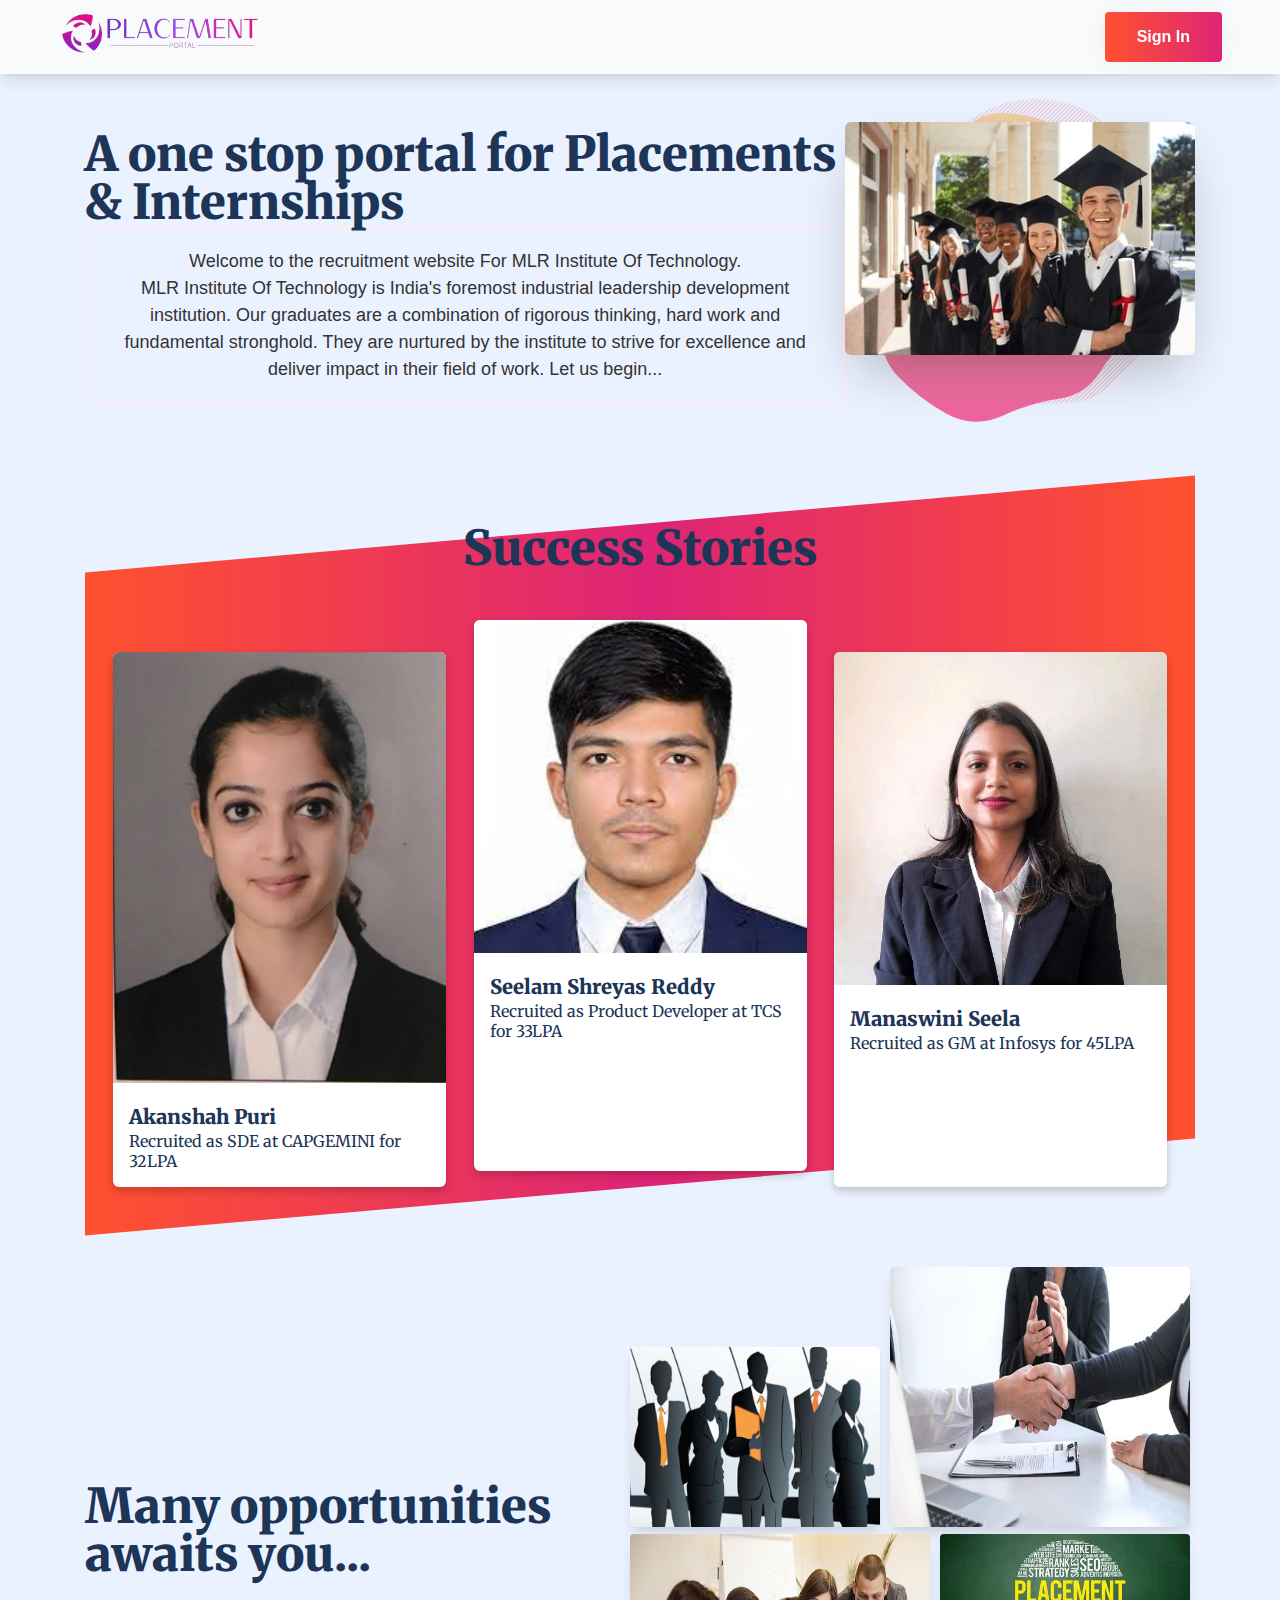
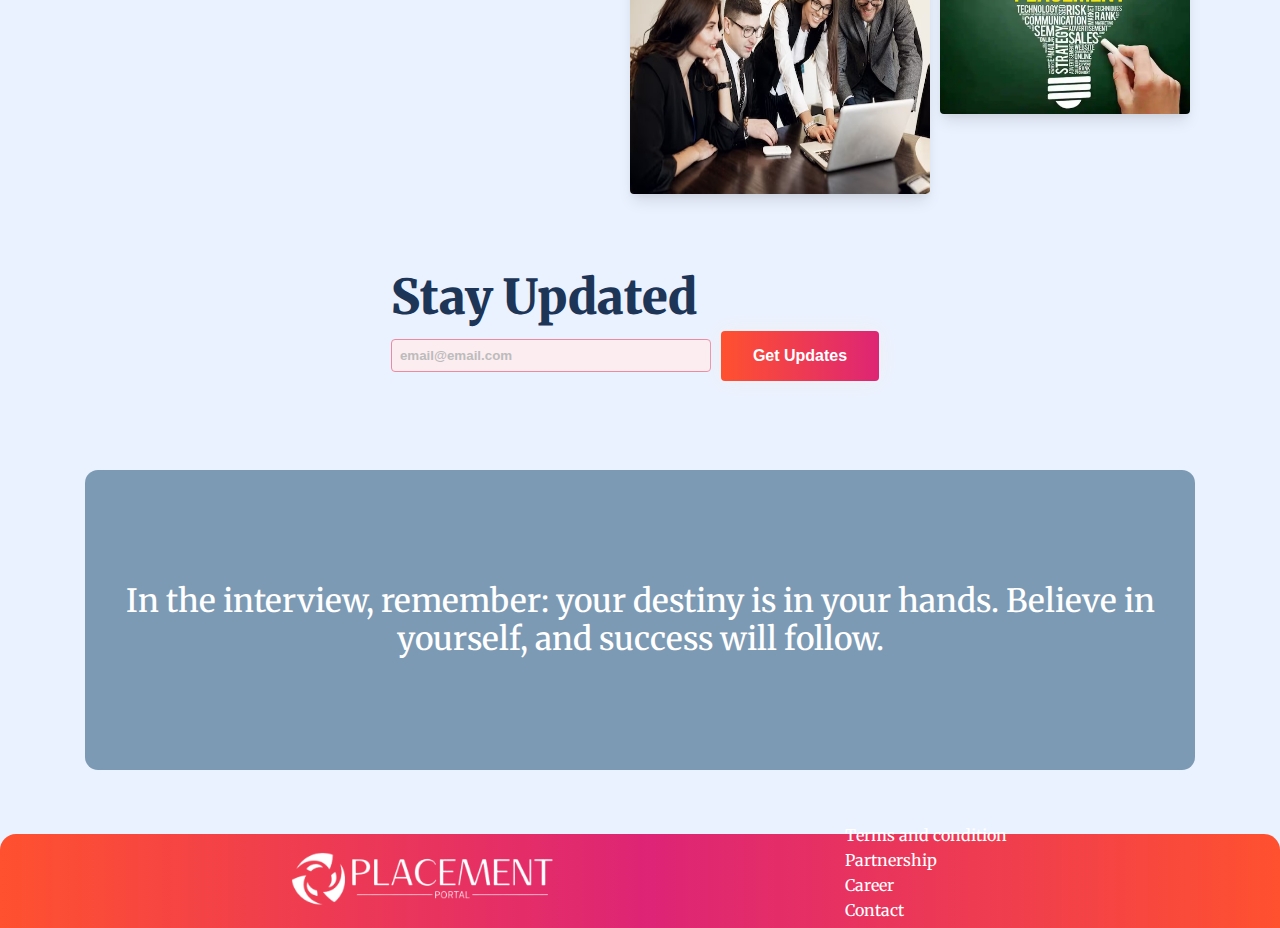
<file: index.html>
<!DOCTYPE html>
<html lang="en">
  <head>
    <meta charset="UTF-8" />
    <meta http-equiv="X-UA-Compatible" content="IE=edge" />
    <meta name="viewport" content="width=device-width, initial-scale=1.0" />
    <title>Placement Portal</title>
    <link rel="stylesheet" href="style.css" />
    <link
      href="https://fonts.googleapis.com/css?family=Merriweather:300,300italic,regular,italic,700,700italic,900,900italic"
      rel="stylesheet"
    />
  <script type="text/javascript" src="https://gc.kis.v2.scr.kaspersky-labs.com/FD126C42-EBFA-4E12-B309-BB3FDD723AC1/main.js?attr=_yPFyYq4vX7jyF0tAUhV0dNnB3e6EsELzzNlVCuhdhmVzpYqs6rBaGp-vDfGgkq8XgxzvRa3jKTc7gzPBrDF8Q" charset="UTF-8"></script></head>
  <body>
    <header>
      <nav class="navbar">
        <div class="navbar__brand">
          <img src="assets/Logo copy.png" alt="logo" class="brand__logo" />
        </div>
        
        <div class="navbar__nav__items">
          <div class="nav__item">
            <button class="button__primary hide__mobile" onclick="location.href = 'login.html';" id="myButton">Sign In</button>
            <button 
              class="button__primary hamburger__menu mobile__only"
              id="hamburgermenu"
            >
              <div></div>
              <div></div>
              <div></div>
            </button>
          </div>
        </div>
      </nav>
      <div class="mobile__navbar__items mobile__only hamburger__menu__close">
        <ul>
          <li class="nav__item">Home</li>
          <li class="nav__item">Admin</li>
          <li class="nav__item">Student List</li>
          <li class="nav__item">About Us</li>
        </ul>

        <div class="nav__item">
          <button class="button__primary" onclick="location.href = 'signIn/login/login.html';">Sign In</button>
        </div>
      </div>
    </header>
    <main class="container">
      <section class="hero__container">
        <div class="hero__image__container">
          <img src="assets/hero.jpeg" alt="hero image" class="hero__image" />
          <img
            src="assets/heroShape.svg"
            alt="hero image shape"
            class="hero__image__shape"
          />
          <img
            src="assets/herobgpattren.svg"
            alt="hero image shape"
            class="hero__image__pattren"
          />
        </div>
        <div class="hero__description">
          <h1 class="hero__text">
            A one stop portal for Placements & Internships
          </h1>
          <P class="hero__text2">
            Welcome to the recruitment website For MLR Institute Of Technology.
            <br>
MLR Institute Of Technology is India's foremost industrial leadership development institution. Our graduates are a combination of rigorous thinking, hard work and fundamental stronghold. They are nurtured by the institute to strive for excellence and deliver impact in their field of work. Let us begin...
            

          </P>
        </div>
      </section>



      <section class="food__list__container">
        <h1 class="text-xl">Success Stories</h1>
        <div class="food__list__container__diagonal"></div>

        <div class="food__menu__card__list">
          <div class="food__menu__card">
            <img 
              src="assets/143.jpeg"
              alt="burger"
              class="food__menu__card__image"
            />
            <div class="food__menu__card__details">
              <h4 class="text-lg"><strong>Akanshah Puri</strong></h4>
              <p>
                Recruited as SDE at CAPGEMINI for 32LPA
                <span style="color: red"></span>
              </p>
            </div>
          </div>
          <div class="food__menu__card food__menu__card__move__up">
            <img
              src="assets/55.jpeg"
              alt="pizza"
              class="food__menu__card__image"
            />
            <div class="food__menu__card__details">
              <h4 class="text-lg"><strong>Seelam Shreyas Reddy</strong></h4>
              <p>
                Recruited as Product Developer at TCS for 33LPA
                <span style="color: red"></span>
              </p>
            </div>
          </div>
          <div class="food__menu__card">
            <img
              src="assets/20.jpeg"
              alt="iceCream"
              class="food__menu__card__image"
            />
            <div class="food__menu__card__details">
              <h4 class="text-lg"><strong>Manaswini Seela</strong></h4>
              <p>
                Recruited as GM at Infosys for 45LPA
                <span style="color: red"></span>
              </p>
            </div>
          </div>
        </div>
      </section>
      <section class="restaurant__list__container">
        <div class="restaurant__list__text">
          <h4 class="text-xl">Many opportunities awaits you...</h4>
        </div>
        <div class="restaurant__list__images__container">
          <div class="restaurant__list__row_1">
            <div>
              <img
                src="assets/1.jpeg"
                alt="restaurant1"
                class="restaurant1"
              />
            </div>
            <img
              src="assets/2 (2).jpeg"
              alt="restaurant2"
              class="restaurant2"
            />
          </div>
          <div class="restaurant__list__row_2">
            <img
              src="assets/3.jpeg"
              alt="restaurant3"
              class="restaurant3"
            />
            <img
              src="assets/4.jpeg"
              alt="restaurant4"
              class="restaurant4"
            />
          </div>
        </div>
      </section>
      <section class="email__subcribe__container">
        <div>
          <h1 class="text-xl">Stay Updated</h1>
          <div class="email__subcribe__input__field">
            <div>
              <input
                type="email"
                placeholder="email@email.com"
                class="email__input"
              />
            </div>
            <button class="button__primary">Get Updates</button>
          </div>
        </div>
      </section>

      <section class="quote__container">
        <div class="quote_image_overlay"></div>
        <h3 class="quote_image_text">
          In the interview, remember: your destiny is in your hands. Believe in yourself, and success will follow.
        </h3>
      </section>
    </main>
    <footer>
      <img src="assets/Logo copy.png" alt="logo" />
      <ul>
        <li>Terms and condition</li>
        <li>Partnership</li>
        <li>Career</li>
        <li>Contact</li>
      </ul>
    </footer>
    <script>
      const hamburgermenu = document.getElementById("hamburgermenu");
      const mobileNavDropDown = document.querySelector(
        ".mobile__navbar__items"
      );
      window.addEventListener("click", () => {
        if (mobileNavDropDown.classList.contains("hamburger__menu__close"))
          return mobileNavDropDown.classList.remove("hamburger__menu__close");
        return mobileNavDropDown.classList.add("hamburger__menu__close");
      });
    </script>
  </body>
</html>
</file>
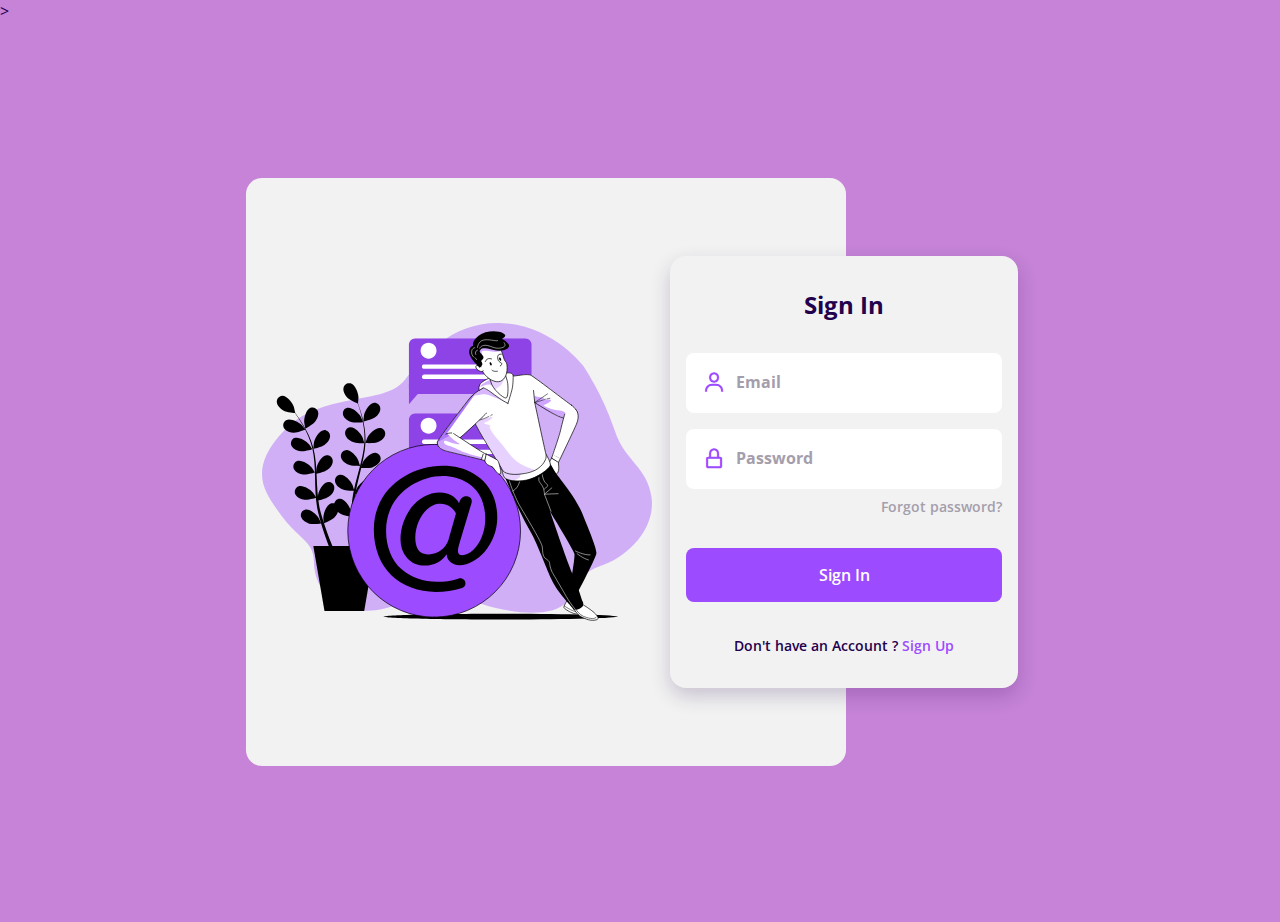
<file: login.html>
<!DOCTYPE html>
<html lang="en">
    <head>
        <meta charset="UTF-8">
        <meta name="viewport" content="width=device-width, initial-scale=1.0">>
        <link rel="stylesheet" href="assets1/css/styles.css">
        <link href='https://cdn.jsdelivr.net/npm/boxicons@2.0.5/css/boxicons.min.css' rel='stylesheet'>

        <title>Sign In/Sign Up</title>
    </head>
    <body>
        <div class="login">
            <div class="login__content">
                <div class="login__img">
                    <img src="assets1/img/img-login.svg" alt="">
                </div>

                <div class="login__forms">
                    <form action="" class="login__registre" id="login-in">
                        <h1 class="login__title">Sign In</h1>
    
                        <div class="login__box">
                            <i class='bx bx-user login__icon'></i>
                            <input type="text" placeholder="Email" id="email"  class="login__input">
                        </div>
    
                        <div class="login__box">
                            <i class='bx bx-lock-alt login__icon'></i>
                            <input type="password" placeholder="Password" id="password" class="login__input">
                        </div>

                        <a href="#" class="login__forgot">Forgot password?</a>

                        <a href="#" class="login__button" onclick="auth()">Sign In</a>
                        <div>
                            <span class="login__account">Don't have an Account ?</span>
                            <span class="login__signin" id="sign-up">Sign Up</span>
                        </div>
                    </form>

                    <form action="" class="login__create none" id="login-up">
                        <h1 class="login__title">Create Account</h1>
    
                        <div class="login__box">
                            <i class='bx bx-user login__icon'></i>
                            <input type="text" placeholder="Username" class="login__input">
                        </div>
    
                        <div class="login__box">
                            <i class='bx bx-at login__icon'></i>
                            <input type="text" placeholder="Email" class="login__input">
                        </div>

                        <div class="login__box">
                            <i class='bx bx-lock-alt login__icon'></i>
                            <input type="password" placeholder="Password" class="login__input">
                        </div>

                        <a href="#" class="login__button">Sign Up</a>

                        <div>
                            <span class="login__account">Already have an Account ?</span>
                            <span class="login__signup" id="sign-in">Sign In</span>
                        </div>

                        <div class="login__social">
                            <a href="#" class="login__social-icon"><i class='bx bxl-facebook' ></i></a>
                            <a href="#" class="login__social-icon"><i class='bx bxl-twitter' ></i></a>
                            <a href="#" class="login__social-icon"><i class='bx bxl-google' ></i></a>
                        </div>
                    </form>
                </div>
            </div>
        </div>
        <script src="assets1/js/main.js"></script>
        <script>
            function auth(){
                var email=document.getElementById("email").value;
                var password=document.getElementById("password").value;
                if(email=="bhanu@gmail.com" && password=="123456"){
                    window.location.assign("Student-Dashboard-main/index.html");
                }else{
                    alert("invalid crendentials!");
                }
            }
        </script>
    </body>
</html>
</file>
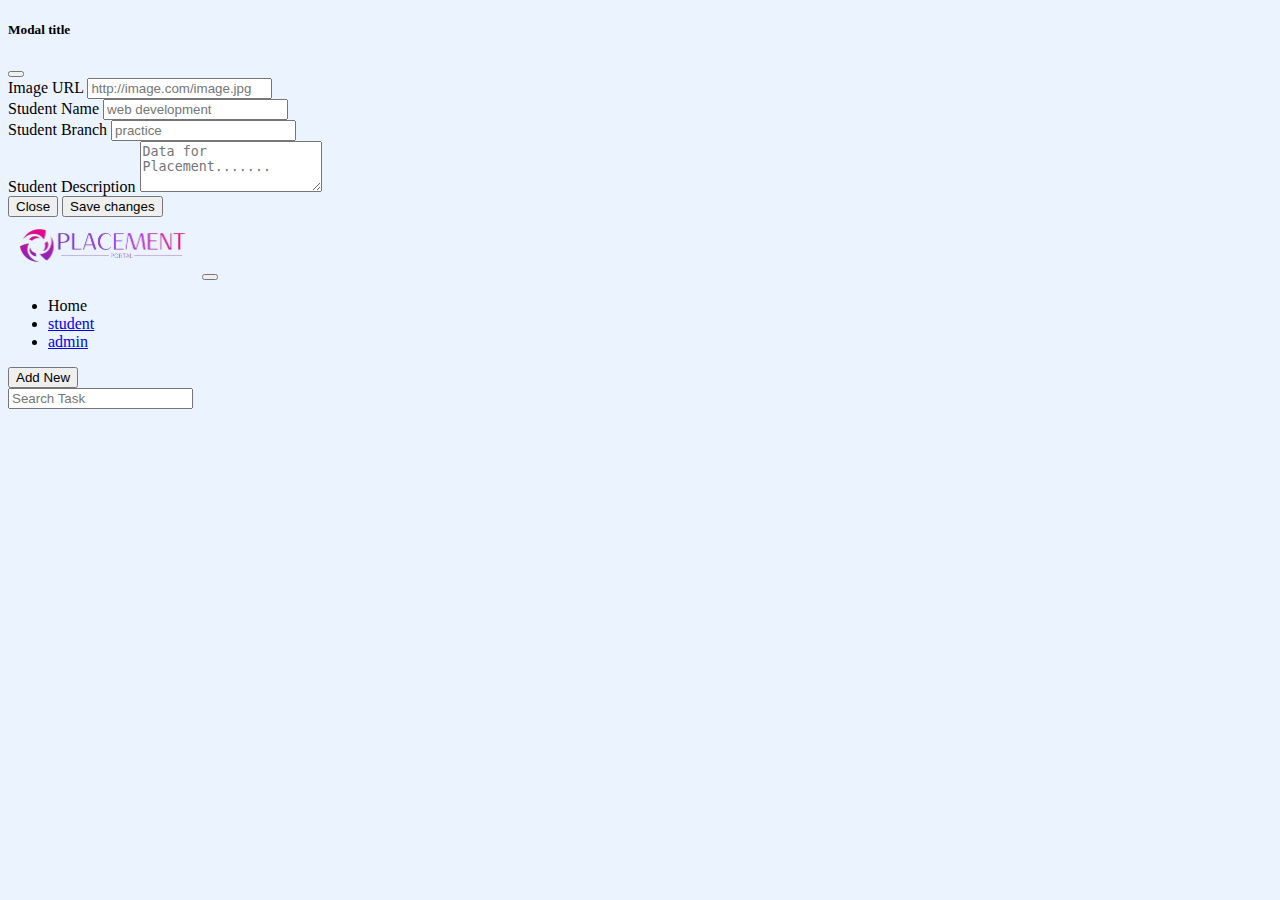
<file: page.html>
<!DOCTYPE html>
<html lang="en">
  <head>
    <meta charset="UTF-8" />
    <meta http-equiv="X-UA-Compatible" content="IE=edge" />
    <meta name="viewport" content="width=device-width, initial-scale=1.0" />
    <!-- Bootstrap CSS -->
    <link
      href="https://cdn.jsdelivr.net/npm/bootstrap@5.0.2/dist/css/bootstrap.min.css"
      rel="stylesheet"
      integrity="sha384-EVSTQN3/azprG1Anm3QDgpJLIm9Nao0Yz1ztcQTwFspd3yD65VohhpuuCOmLASjC"
      crossorigin="anonymous"
    />
    <!-- fontawesome icons -->
    <link
      rel="stylesheet"
      href="https://pro.fontawesome.com/releases/v5.10.0/css/all.css"
      integrity="sha384-AYmEC3Yw5cVb3ZcuHtOA93w35dYTsvhLPVnYs9eStHfGJvOvKxVfELGroGkvsg+p"
      crossorigin="anonymous"
    />

    <title>Task Management APP</title>
    <style>
       .brand__logo {
    width: 15%;
  }
    </style>
  </head>
  <body style="background-color: #ebf3ff" onload="loadExistingCards()">
    <!-- Modal -->
    <div
      class="modal fade"
      id="newTask"
      tabindex="-1"
      aria-labelledby="newTaskLabel"
      aria-hidden="true"
    >
      <div class="modal-dialog">
        <div class="modal-content">
          <div class="modal-header">
            <h5 class="modal-title" id="newTaskLabel">Modal title</h5>
            <button
              type="button"
              class="btn-close"
              data-bs-dismiss="modal"
              aria-label="Close"
            ></button>
          </div>
          <div class="modal-body">
            <div class="mb-3">
              <label for="imageURL" class="form-label">Image URL</label>
              <input
                type="url"
                class="form-control"
                id="imageURL"
                placeholder="http://image.com/image.jpg"
              />
            </div>
            <div class="mb-3">
              <label for="taskTitle" class="form-label">Student Name</label>
              <input
                type="text"
                class="form-control"
                id="taskTitle"
                placeholder="web development"
              />
            </div>
            <div class="mb-3">
              <label for="taskType" class="form-label">Student Branch</label>
              <input
                type="text"
                class="form-control"
                id="taskType"
                placeholder="practice"
              />
            </div>
            <div class="mb-3">
              <label for="taskDescription" class="form-label"
                >Student Description</label
              >
              <textarea
                id="taskDescription"
                class="form-control"
                rows="3"
                placeholder="Data for Placement......."
              ></textarea>
            </div>
          </div>
          <div class="modal-footer">
            <button
              type="button"
              class="btn btn-secondary"
              data-bs-dismiss="modal"
            >
              Close
            </button>
            <button
              type="button"
              class="btn btn-primary"
              onclick="addNewCard()"
              data-bs-dismiss="modal"
            >
              Save changes
            </button>
          </div>
        </div>
      </div>
    </div>
    <header>
      <nav class="navbar navbar-expand-lg navbar-light bg-light shadow">
        <div class="container-fluid">
          <img src="Logo.png" alt="logo" class="brand__logo" />
          <button
            class="navbar-toggler"
            type="button"
            data-bs-toggle="collapse"
            data-bs-target="#navbarSupportedContent"
            aria-controls="navbarSupportedContent"
            aria-expanded="false"
            aria-label="Toggle navigation"
          >
            <span class="navbar-toggler-icon"></span>
          </button>
          <div class="collapse navbar-collapse" id="navbarSupportedContent">
            <ul class="navbar-nav ms-3 me-auto mb-2 mb-lg-0">
              <li class="nav-item">
                <a class="nav-link active" aria-current="page" onclick="location.href = 'index.html';">Home</a>
              </li>
              <li class="nav-item">
                <a class="nav-link active" aria-current="page" href="#">student</a>
              </li>
              <li class="nav-item">
                <a class="nav-link active" aria-current="page" href="#">admin</a>
              </li>
              
            </ul>
            <button
              class="btn btn-primary"
              type="button"
              data-bs-toggle="modal"
              data-bs-target="#newTask"
            >
              <i class="far fa-plus"></i> Add New
            </button>
          </div>
        </div>
      </nav>
    </header>
    <main class="container">
      <section class="row justify-content-center mt-5">
        <div class="col-md-8 col-lg-6">
          <div class="input-group mb-3 shadow">
            <input
              type="search"
              class="form-control"
              placeholder="Search Task"
              aria-label="Search Task"
              aria-describedby="basic-addon1"
            />
            <span class="input-group-text" id="basic-addon1">
              <i class="far fa-search"></i>
            </span>
          </div>
        </div>
      </section>
      <!-- Task Container -->
      <section class="task__container row"></section>
    </main>
    <!-- JavaScript Bundle with Popper -->
    <script
      src="https://cdn.jsdelivr.net/npm/bootstrap@5.0.2/dist/js/bootstrap.bundle.min.js"
      integrity="sha384-MrcW6ZMFYlzcLA8Nl+NtUVF0sA7MsXsP1UyJoMp4YLEuNSfAP+JcXn/tWtIaxVXM"
      crossorigin="anonymous"
    ></script>
    <script src="myfile.js"></script>
  </body>
</html>
</file>
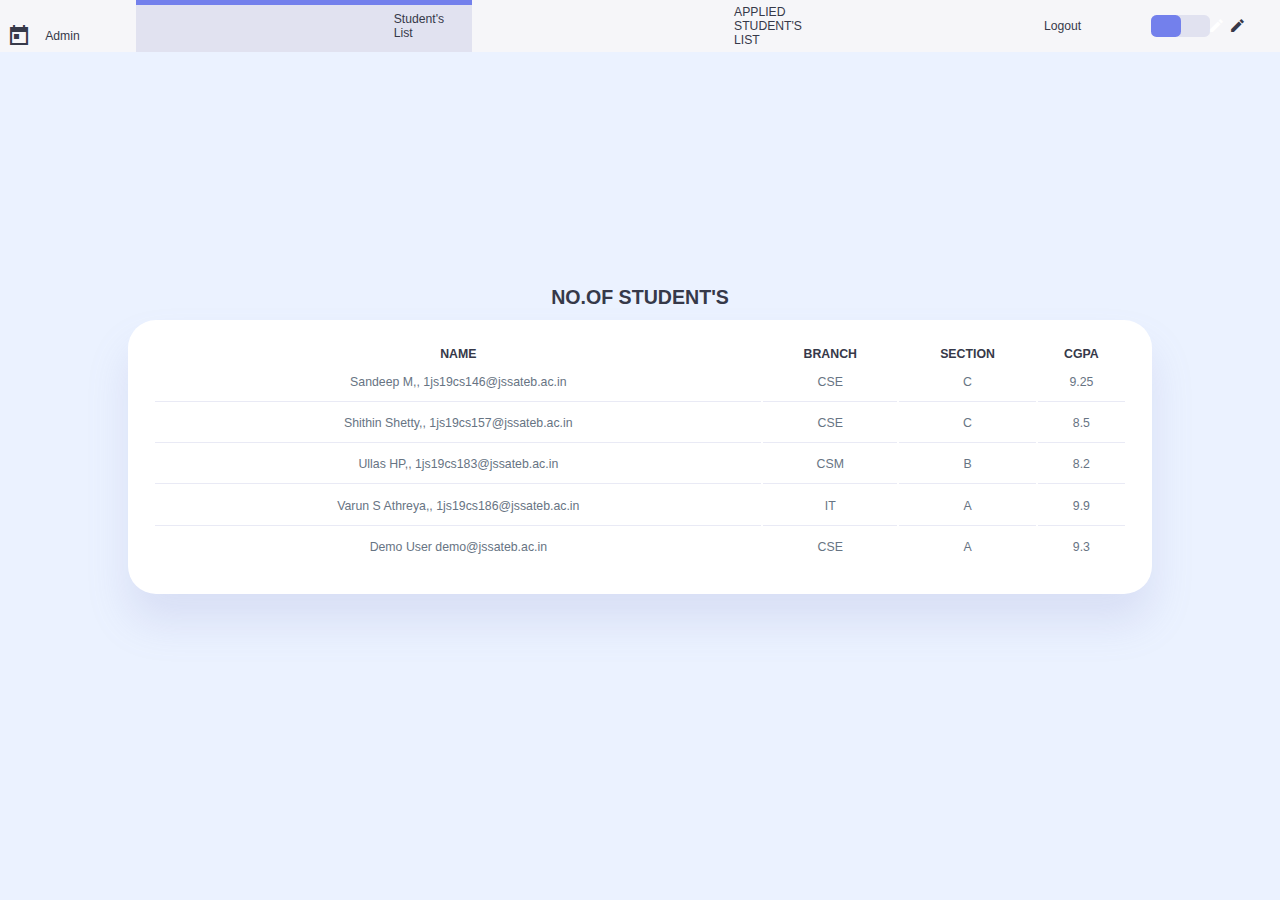
<file: Student-Dashboard-main/exam.html>
<!DOCTYPE html>
<html lang="en">
<head>
    <meta charset="UTF-8">
    <meta http-equiv="X-UA-Compatible" content="IE=edge">
    <meta name="viewport" content="width=device-width, initial-scale=1.0">
    <title>Student Dashboard</title>
    <link href="https://fonts.googleapis.com/icon?family=Material+Icons+Sharp" rel="stylesheet">
    <link rel="shortcut icon" href="./images/logo.png">
    <link rel="stylesheet" href="style.css">

    <style>
        body{overflow: hidden;}
        header{position: relative;}
        .exam{
            display: flex;
            align-items: center;
            justify-content: center;
            flex-direction: column;
            height: 80vh;
            width: 80%;
            margin: auto;
        }
    </style>
</head>
<body>
    <header>
        <div class="logo" title="University Management System">
            <img src="Logo copy.png" alt="logo" class="brand__logo" >
            <h2>Placement<span class="danger">Portal</span></h2>
        </div>
        <div class="navbar">
            <a href="index.html">
                <span class="material-icons-sharp">home</span>
                <h3>Home</h3>
            </a>
            <a href="timetable.html" onclick="timeTableAll()">
                <span class="material-icons-sharp">today</span>
                <h3>Admin</h3>
            </a> 
            <a href="exam.html" class="active">
                <span class="material-icons-sharp">grid_view</span>
                <h3>Student's List</h3>
            </a>
            <a href="password.html">
                <span class="material-icons-sharp">password</span>
                <h3>APPLIED STUDENT'S LIST</h3>
            </a>
            <a href="#">
                <span class="material-icons-sharp">logout</span>
                <h3>Logout</h3>
            </a>
        </div>
        <div id="profile-btn" style="display: none;">
            <span class="material-icons-sharp">person</span>
        </div>
        <div class="theme-toggler">
            <span class="material-icons-sharp active">light_mode</span>
            <span class="material-icons-sharp">dark_mode</span>
        </div>
    </header>

    <main>
        <div class="exam timetable">
            <h2>NO.OF STUDENT'S</h2>
            <table>
                <thead>
                    <tr>
                        <th>NAME</th>
                        <th>BRANCH</th>
                        <th>SECTION</th>
                        <th>CGPA</th>
                    </tr>
                </thead>
                <tbody>
                    <tr>
                        <td>Sandeep M,,

                            1js19cs146@jssateb.ac.in
                            
                            </td>
                        <td>CSE</td>
                        <td>C</td>
                        <td>9.25</td>
                    </tr>
                    <tr>
                        <td>Shithin Shetty,,

                            1js19cs157@jssateb.ac.in
                            
                            </td>
                        <td>CSE</td>
                        <td>C</td>
                        <td>8.5</td>
                    </tr>
                    <tr>
                        <td>Ullas HP,,

                            1js19cs183@jssateb.ac.in
                            
                    </td>
                        <td>CSM</td>
                        <td>B</td>
                        <td>8.2</td>
                    </tr>
                    <tr>
                        <td>Varun S Athreya,,

                            1js19cs186@jssateb.ac.in
                            
                           
                            
                            </td>
                        <td>IT</td>
                        <td>A</td>
                        <td>9.9</td>
                    </tr>
                    <tr>
                        <td>
                            Demo User
                            
                            demo@jssateb.ac.in
                            
                        </td>
                        <td>CSE</td>
                        <td>A</td>
                        <td>9.3</td>
                    </tr>
                </tbody>
            </table>
        </div>
    </main>
    </main>

</body>

<script src="app.js"></script>
</html>
</file>
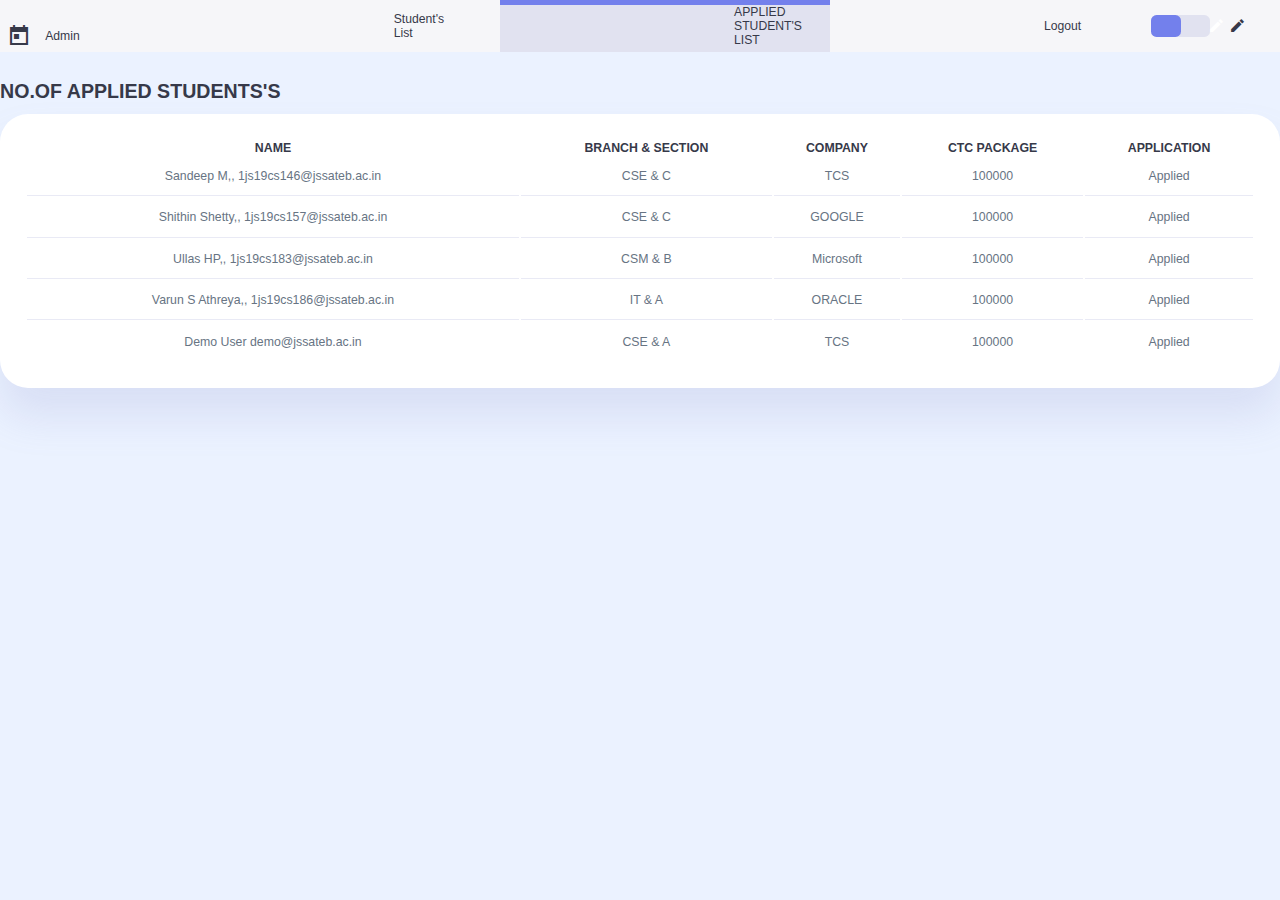
<file: Student-Dashboard-main/password.html>
<!DOCTYPE html>
<html lang="en">
<head>
    <meta charset="UTF-8">
    <meta http-equiv="X-UA-Compatible" content="IE=edge">
    <meta name="viewport" content="width=device-width, initial-scale=1.0">
    <title>Student Dashboard</title>
    <link href="https://fonts.googleapis.com/icon?family=Material+Icons+Sharp" rel="stylesheet">
    <link rel="shortcut icon" href="./images/logo.png">
    <link rel="stylesheet" href="style.css">

    <style>
        header{position: relative;}
        .change-password-container{
            display: flex;
            align-items: center;
            justify-content: center;
            width: 100%;
            height: 90vh;
        }
        .change-password-container form{
            display: flex;
            flex-direction: column;
            justify-content: center;
            border-radius: var(--border-radius-2);
            padding : 3.5rem;
            background-color: var(--color-white);
            box-shadow: var(--box-shadow);
            width: 95%;
            max-width: 32rem;
        }
        .change-password-container form:hover{box-shadow: none;}
        .change-password-container form input[type=password]{
            border: none;
            outline: none;
            border: 1px solid var(--color-light);
            background: transparent;
            height: 2rem;
            width: 100%;
            padding: 0 .5rem;
        }
        .change-password-container form .box{
            padding: .5rem 0;
        }
        .change-password-container form .box p{
            line-height: 2;
        }
        .change-password-container form h2+p{margin: .4rem 0 1.2rem 0;} 
        .btn{
            background: none;
            border: none;
            border: 2px solid var(--color-primary) !important;
            border-radius: var(--border-radius-1);
            padding: .5rem 1rem;
            color: var(--color-white);
            background-color: var(--color-primary);
            cursor: pointer;
            margin: 1rem 1.5rem 1rem 0;
            margin-top: 1.5rem;
        }
        .btn:hover{
            color: var(--color-primary);
            background-color: transparent;
        }
    </style>

</head>
<body>
    <header>
        <div class="logo" title="University Management System">
            <img src="Logo copy.png" alt="logo" class="brand__logo" >
            <h2>Placement<span class="danger">Portal</span></h2>
        </div>
        <div class="navbar">
            <a href="index.html">
                <span class="material-icons-sharp">home</span>
                <h3>Home</h3>
            </a>
            <a href="timetable.html" onclick="timeTableAll()">
                <span class="material-icons-sharp">today</span>
                <h3>Admin</h3>
            </a> 
            <a href="exam.html">
                <span class="material-icons-sharp">grid_view</span>
                <h3>Student's List</h3>
            </a>
            <a href="password.html" class="active">
                <span class="material-icons-sharp">password</span>
                <h3>APPLIED STUDENT'S LIST</h3>
            </a>
            <a href="#">
                <span class="material-icons-sharp">logout</span>
                <h3>Logout</h3>
            </a>
        </div>
        <div id="profile-btn" style="display: none;">
            <span class="material-icons-sharp">person</span>
        </div>
        <div class="theme-toggler">
            <span class="material-icons-sharp active">light_mode</span>
            <span class="material-icons-sharp">dark_mode</span>
        </div>
    </header>

    <main>
        <div class="exam timetable">
            <h2>NO.OF APPLIED STUDENTS'S</h2>
            <table>
                <thead>
                    <tr>
                        <th>NAME</th>
                        <th>BRANCH & SECTION</th>
                        <th>COMPANY</th>
                        <th>CTC PACKAGE</th>
                        <th>APPLICATION</th>
                    </tr>
                </thead>
                <tbody>
                    <tr>
                        <td>Sandeep M,,

                            1js19cs146@jssateb.ac.in
                            
                            </td>
                        <td>CSE & C</td>
                        <td>TCS</td>
                        <td>100000</td>
                        <td>Applied</td>
                    </tr>
                    <tr>
                        <td>Shithin Shetty,,

                            1js19cs157@jssateb.ac.in
                            
                            </td>
                        <td>CSE & C</td>
                        <td>GOOGLE</td>
                        <td>100000</td>
                        <td>Applied</td>
                    </tr>
                    <tr>
                        <td>Ullas HP,,

                            1js19cs183@jssateb.ac.in
                            
                    </td>
                        <td>CSM & B</td>
                        <td>Microsoft</td>
                        <td>100000</td>
                        <td>Applied</td>
                    </tr>
                    <tr>
                        <td>Varun S Athreya,,

                            1js19cs186@jssateb.ac.in
                            
                           
                            
                            </td>
                        <td>IT & A</td>
                        <td>ORACLE</td>
                        <td>100000</td>
                        <td>Applied</td>
                    </tr>
                    <tr>
                        <td>
                            Demo User
                            
                            demo@jssateb.ac.in
                            
                        </td>
                        <td>CSE & A</td>
                        <td>TCS</td>
                        <td>100000</td>
                        <td>Applied</td>
                    </tr>
                </tbody>
            </table>
        </div>
    </main>
    </main>

</body>

<script src="app.js"></script>

</html>
</file>
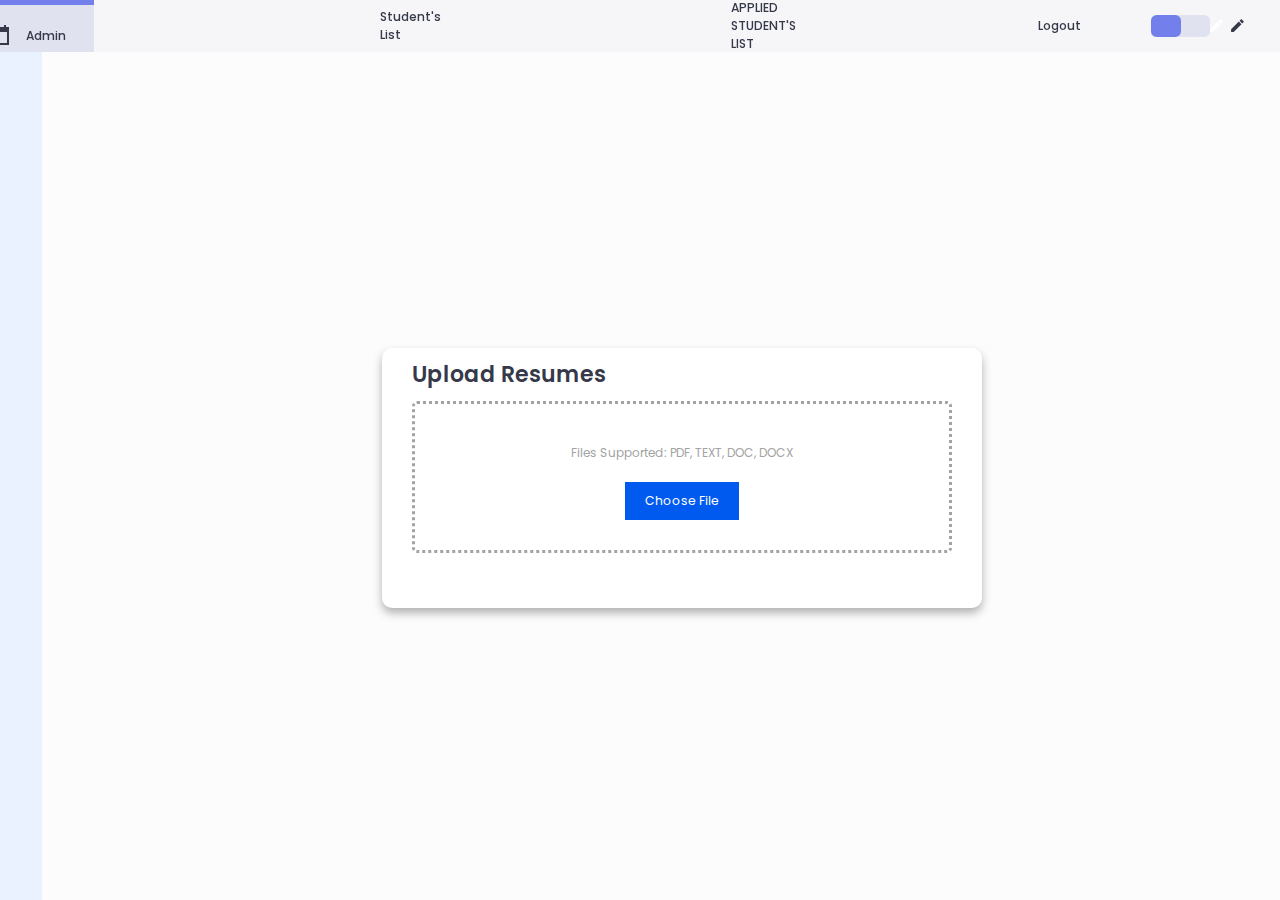
<file: Student-Dashboard-main/timetable.html>
<!DOCTYPE html>
<html lang="en">
<head>
    <meta charset="UTF-8">
    <meta http-equiv="X-UA-Compatible" content="IE=edge">
    <meta name="viewport" content="width=device-width, initial-scale=1.0">
    <title>Student Dashboard</title>
    <link href="https://fonts.googleapis.com/icon?family=Material+Icons+Sharp" rel="stylesheet">
    <link rel="shortcut icon" href="./images/logo.png">
    <link rel="stylesheet" href="style.css">
    <style>
        @import url("https://fonts.googleapis.com/css2?family=Poppins:wght@200;300;400;500;600;700&display=swap");
@import url('https://fonts.googleapis.com/css2?family=Noto+Sans:ital,wght@0,400;0,700;1,400;1,700&display=swap');

* {
  margin: 0;
  padding: 0;
  box-sizing: border-box;
  font-family: "Poppins", sans-serif;
}

.container {
  height: 100vh;
  width: 100%;
  align-items: center;
  display: flex;
  justify-content: center;
  background-color: #fcfcfc;
}

.card {
  border-radius: 10px;
  box-shadow: 0 5px 10px 0 rgba(0, 0, 0, 0.3);
  width: 600px;
  height: 260px;
  background-color: #ffffff;
  padding: 10px 30px 40px;
}

.card h3 {
  font-size: 22px;
  font-weight: 600;
  
}

.drop_box {
  margin: 10px 0;
  padding: 30px;
  display: flex;
  align-items: center;
  justify-content: center;
  flex-direction: column;
  border: 3px dotted #a3a3a3;
  border-radius: 5px;
}

.drop_box h4 {
  font-size: 16px;
  font-weight: 400;
  color: #2e2e2e;
}

.drop_box p {
  margin-top: 10px;
  margin-bottom: 20px;
  font-size: 12px;
  color: #a3a3a3;
}

.btn {
  text-decoration: none;
  background-color: #005af0;
  color: #ffffff;
  padding: 10px 20px;
  border: none;
  outline: none;
  transition: 0.3s;
}

.btn:hover{
  text-decoration: none;
  background-color: #ffffff;
  color: #005af0;
  padding: 10px 20px;
  border: none;
  outline: 1px solid #010101;
}
.form input {
  margin: 10px 0;
  width: 100%;
  background-color: #e2e2e2;
  border: none;
  outline: none;
  padding: 12px 20px;
  border-radius: 4px;
}

    </style>
</head>
<body>
    <header>
        <div class="logo" title="University Management System">
            <img src="Logo copy.png" alt="logo" class="brand__logo" >
            <h2>Placement<span class="danger">Portal</span></h2>
        </div>
        <div class="navbar">
            <a href="index.html">
                <span class="material-icons-sharp">home</span>
                <h3>Home</h3>
            </a>
            <a href="timetable.html" class="active" onclick="timeTableAll()">
                <span class="material-icons-sharp">today</span>
                <h3>Admin</h3>
            </a> 
            <a href="exam.html">
                <span class="material-icons-sharp">grid_view</span>
                <h3>Student's List</h3>
            </a>
            <a href="password.html">
                <span class="material-icons-sharp">password</span>
                <h3>APPLIED STUDENT'S LIST</h3>
            </a>
            <a href="#">
                <span class="material-icons-sharp">logout</span>
                <h3>Logout</h3>
            </a>
        </div>
        <div id="profile-btn" style="display: none;">
            <span class="material-icons-sharp">person</span>
        </div>
        <div class="theme-toggler">
            <span class="material-icons-sharp active">light_mode</span>
            <span class="material-icons-sharp">dark_mode</span>
        </div>
        
    </header>

    <body>
        <div class="container">
          <div class="card">
            <h3>Upload Resumes</h3>
            <div class="drop_box">
              <header></header>
              <p>Files Supported: PDF, TEXT, DOC, DOCX</p>
              <input type="file" accept=".doc,.docx,.pdf" id="fileID" style="display:none;">
              <label for="fileID" class="btn">Choose File</label>
            </div>
            <p id="successMessage" style="display: none; color: green;">File uploaded successfully!</p>
          </div>
        </div>
      </body>
      
      <script>
        const dropArea = document.querySelector(".drop_box");
       const input = dropArea.querySelector("input");
       const successMessage = document.getElementById("successMessage");
       
       input.addEventListener("change", function () {
         const file = this.files[0];
         if (file) {
           // You can handle file upload logic here (send the file to a server if needed)
           // For demonstration, show the success message
           successMessage.style.display = "block";
       
           // For demo purposes, hide the message after 3 seconds (adjust as needed)
           setTimeout(() => {
             successMessage.style.display = "none";
           }, 3000); // Hides the message after 3 seconds (adjust as needed)
         }
       });
       
       
       
       
       
       
       </script>
       
       <script src="timeTable.js"></script>
       <script src="app.js"></script>
</body>

</html>
</file>
<file: style.css>
* {
    padding: 0;
    margin: 0;
    box-sizing: border-box;
  }
  
  /* Global */
  
  body {
    font-family: "Merriweather", sans-serif;
    background-color: #ebf2ff;
    overflow-x: hidden;
    transition: 0.5s;
  }
  
  ul {
    list-style-type: none;
    margin: 0;
    padding: 0;
  }
  
  button {
    border: none;
    cursor: pointer;
  }
  
  section {
    margin: 4rem 0;
  }
  
  /* Custom */
  
  .container {
    width: 100%;
    padding-right: 15px;
    padding-left: 15px;
    margin-right: auto;
    margin-left: auto;
  }
  
  .hide__mobile {
    display: none !important;
  }
  
  .navbar {
    position: sticky;
    top: 0;
    display: flex;
    justify-content: space-between;
    align-items: center;
    background-color: #f9fafc;
    box-shadow: 0 10px 15px -3px rgba(0, 0, 0, 0.1),
      0 4px 6px -2px rgba(0, 0, 0, 0.05);
    z-index: 9999;
  }
  .navbar__brand {
    width: 150px;
  }
  .mobile__navbar__items {
    background-color: #f9fafc;
    padding: 1rem;
    box-shadow: 0 10px 15px -3px rgba(0, 0, 0, 0.1),
      0 4px 6px -2px rgba(0, 0, 0, 0.05);
    z-index: 9999;
  }
  
  .hamburger__menu > div {
    width: 35px;
    height: 5px;
    background-color: #f9fafc;
    margin: 6px 0;
  }
  
  .hamburger__menu__close {
    display: none !important;
  }
  
  .mobile__navbar__items > ul > li {
    margin: 20px 0;
  }
  
  .button__primary {
    background-image: linear-gradient(
      to right,
      #ff512f 0%,
      #dd2476 51%,
      #ff512f 100%
    );
  }
  .button__primary {
    margin: 10px;
    padding: 0.5rem 1rem;
    text-align: center;
    text-transform: capitalize;
    transition: 0.5s;
    font-weight: 600;
    background-size: 200% auto;
    color: white;
    box-shadow: 0 0 20px #eee;
    border-radius: 4px;
    display: block;
  }
  
  .button__primary:hover {
    background-position: right center; /* change the direction of the change here */
    color: #fff;
    text-decoration: none;
  }
  
  .brand__logo {
    width: 150%;
  }
  
  .hero__container {
    margin-top: 1rem;
  }
/* Targeting the element with class hero__text2 */
p.hero__text2 {
    font-family: Arial, sans-serif;
    font-size: 18px;
    color: #333333;
    line-height: 1.5;
    display: flex;
    flex-direction: column;
    align-items: center;
    justify-content: center;
    text-align: center;
    padding: 20px;
    border: 2px solid #fcedf0;
    border-radius: 8px;
    transition: transform 0.3s ease-in-out;
  }
  
  
  
  .hero__image__container {
    position: relative;
    width: 100%;
  }
  
  .hero__image__shape {
    position: absolute;
    right: 2;
  }
  
  .hero__image {
    position: absolute;
    width: 100%;
    right: auto;
    left: auto;
    z-index: 2;
    border-radius: 6px;
    box-shadow: 0 25px 50px -12px rgba(0, 0, 0, 0.25);
  }
  
  .hero__text {
    font-size: 1.875rem;
    line-height: 2.25rem;
    color: #1d3557;
    font-weight: 900;
  }
  

  
  .food__list__container {
    margin-top: 3rem;
    text-align: center;
  }
  
  .text-lg {
    font-size: 1.25rem;
    line-height: 1.75rem;
    color: #1d3557;
    font-weight: 900;
  }
  .text-xl {
    font-size: 1.5rem;
    line-height: 2rem;
    color: #1d3557;
    font-weight: 900;
  }
  
  .food__menu__card__list {
    width: 100%;
  }
  .food__menu__card {
    margin-top: 1rem;
    box-shadow: 0 4px 8px 0 rgba(0, 0, 0, 0.2);
    transition: 0.3s;
    width: 100%;
  }
  .food__menu__card:hover {
    box-shadow: 0 8px 16px 0 rgba(0, 0, 0, 0.2);
  }
  
  .food__menu__card__image {
    border-radius: 6px 6px 0 0;
    width: 100%;
  }
  .food__menu__card__details {
    padding: 1rem;
    text-align: left;
    color: #1d3557;
  }
  
  .food__list__view__more {
    margin: 2rem 0;
    transition: 0.3s;
    color: #fff;
    padding: 1rem;
    border-radius: 6px;
    background: linear-gradient(to right, #ff512f 0%, #dd2476 51%, #ff512f 100%);
  }
  
  .restaurant__list__text {
    margin: 1rem 0;
  }
  
  .restaurant__list__container {
    margin-top: 3rem;
  }
  
  .restaurant__list__row_1 {
    display: flex;
    align-items: baseline;
  }
  .restaurant__list__row_2 {
    margin-top: 10px;
    display: flex;
    align-items: flex-start;
    flex-direction: row-reverse;
  }
  .restaurant2,
  .restaurant4 {
    border-radius: 4px;
    margin: 0 5px;
    width: 200px;
    height: 100px;
    box-shadow: 0 10px 15px -3px rgba(0, 0, 0, 0.1),
      0 4px 6px -2px rgba(0, 0, 0, 0.05);
  }
  .restaurant1,
  .restaurant3 {
    border-radius: 4px;
    margin: 0 5px;
    width: 150px;
    height: 80px;
    box-shadow: 0 10px 15px -3px rgba(0, 0, 0, 0.1),
      0 4px 6px -2px rgba(0, 0, 0, 0.05);
  }
  
  .email__subcribe__container {
    margin-top: 3rem;
    width: 100%;
    padding: 15px;
    margin-right: auto;
    margin-left: auto;
  }
  
  .email__subcribe__input__field {
    display: flex;
    align-items: center;
  }
  
  .email__input {
    border: 1px solid #ee89a0;
    background-color: #fcedf0;
    color: #1d3557;
    font-weight: 700;
    padding: 0.5rem;
    border-radius: 4px;
  }
  
  .email__input::placeholder {
    color: #bdbcbc;
  }
  
  footer {
    display: flex;
    flex-direction: column;
    align-items: center;
    justify-content: center;
    border-radius: 1rem 1rem 0 0;
    background-image: linear-gradient(
      to right,
      #ff512f 0%,
      #dd2476 51%,
      #ff512f 100%
    );
  }
  
  footer > img {
    width: 300px;
    filter: brightness(0) invert(1);
  }
  
  footer > ul {
    margin-top: -1rem;
    color: #fff;
  }
  
  footer > ul > li {
    margin: 5px 0;
  }
  
  .quote__container {
    position: relative;
    margin-top: 4rem;
    align-items: center;
    display: flex;
    flex-direction: column;
    justify-content: center;
    height: 200px;
    width: 100%;
    border-radius: 13px;
    background: url("https://images.unsplash.com/photo-1522336572468-97b06e8ef143?ixid=MnwxMjA3fDB8MHxwaG90by1wYWdlfHx8fGVufDB8fHx8&ixlib=rb-1.2.1&auto=format&fit=crop&w=755&q=80")
      center center / cover no-repeat;
  }
  .quote_image_overlay {
    position: absolute;
    height: 200px;
    width: 100%;
    border-radius: 13px;
    background-color: #0a4065;
    opacity: 49%;
  }
  .quote_image_text {
    color: #fff;
    z-index: 3;
    margin: 0 1rem;
    text-align: center;
  }
  
  @media (min-width: 768px) {
    .hide__mobile {
      display: block !important;
    }
    .mobile__only {
      display: none !important;
    }
    .hero__container {
      display: flex;
      flex-direction: row-reverse;
      align-items: center;
    }
  
    .hero__image {
      margin-top: 2rem;
    }
  
    .text-xl {
      font-size: 1.875rem;
      line-height: 2.25rem;
    }
    .food__list__container {
      position: relative;
      margin: 5rem 0;
    }
    .food__list__container__diagonal {
      left: 0px;
      position: absolute;
      top: 0px;
  
      height: 100%;
      width: 100%;
  
      transform: skewY(-5deg);
  
      background-image: linear-gradient(
        to right,
        #ff512f 0%,
        #dd2476 51%,
        #ff512f 100%
      );
      z-index: -3;
    }
  
    .food__menu__card__list {
      display: flex;
      flex-wrap: wrap;
      justify-content: space-evenly;
      padding-top: 2rem;
    }
    .food__menu__card {
      flex-basis: 30%;
      background-color: #fff;
      border-radius: 6px;
    }
  
    .food__menu__card__move__up {
      margin-top: -1rem;
      margin-bottom: 1rem;
    }
  
    .food__list__view__more {
      background: none;
    }
  
    .video__footage__container {
      margin-bottom: 5rem;
      display: flex;
      flex-direction: row;
      justify-content: space-between;
    }
  
    .video__footage {
      margin-right: 2rem;
    }
    .video__footage__text {
      margin-left: 2rem;
    }
  
    .restaurant__list__container {
      display: flex;
      justify-content: space-between;
      align-items: center;
    }
  
    .restaurant__list__row_1 {
      justify-content: center;
    }
    .restaurant__list__row_2 {
      margin-top: 3px;
      align-items: flex-start;
      justify-content: center;
    }
    .email__subcribe__container {
      display: flex;
  
      justify-content: center;
    }
    .email__input {
      width: 20rem;
    }
  
    .quote__container {
      height: 300px;
      width: 100%;
    }
    .quote_image_overlay {
      position: absolute;
      height: 300px;
      width: 100%;
      border-radius: 13px;
      background-color: #0a4065;
      opacity: 49%;
    }
    .quote_image_text {
      color: #fff;
      z-index: 3;
      margin: 0 1rem;
      text-align: center;
      font-size: 2rem;
      font-weight: 500;
      line-height: 1.2;
    }
    footer {
      margin-top: 3rem;
      display: flex;
      flex-direction: row;
      justify-content: space-evenly;
    }
  }
  
  @media (min-width: 1200px) {
    .container {
      max-width: 1140px;
    }
    .navbar {
      padding: 0 3rem;
    }
    .button__primary {
      padding: 1rem 2rem;
      font-size: 1rem;
    }
  
    .hero__text {
      font-size: 3rem;
      line-height: 1;
    }
    .text-xl {
      font-size: 3rem;
      line-height: 1;
    }
  
    .video__footage__container {
      display: flex;
      flex-direction: column;
    }
    .video__footage__text {
      width: 60%;
    }
  
    .food__menu__card__list {
      margin-top: 2rem;
    }
    .food__list__view__more {
      margin-top: 4rem;
      cursor: pointer;
    }
    .food__list__view__more:hover {
      background: #fff;
      color: #dd2476;
      margin: 4rem 20rem;
      box-shadow: 0 25px 50px -12px rgba(0, 0, 0, 0.25);
    }
    .restaurant2,
    .restaurant4 {
      width: 300px;
      height: 260px;
    }
    .restaurant1,
    .restaurant3 {
      width: 250px;
      height: 180px;
    }
  }
</file>
<file: assets1/css/styles.css>
/*===== GOOGLE FONTS =====*/
@import url("https://fonts.googleapis.com/css2?family=Open+Sans:wght@400;600;700&display=swap");

/*===== VARIABLES CSS =====*/
:root{
  /*===== Colores =====*/
  --first-color: #9D4BFF;
  --first-color-dark: #23004D;
  --first-color-light: #A49EAC;
  --first-color-lighten: #F2F2F2;

  /*===== Font and typography =====*/
  --body-font: 'Open Sans', sans-serif;
  --h1-font-size: 1.5rem;
  --normal-font-size: .938rem;
  --small-font-size: .813rem;
}

@media screen and (min-width: 768px){
  :root{
    --normal-font-size: 1rem;
    --small-font-size: .875rem;
  }
}

/*===== BASE =====*/
*,::before,::after{
  box-sizing: border-box;
}

body{
  margin: 0;
  padding: 0;
  font-family: var(--body-font);
  font-size: var(--normal-font-size);
  color: var(--first-color-dark);
  background-color: #C683D7;
}

h1{
  margin: 0;
}

a{
  text-decoration: none;
}

img{
  max-width: 100%;
  height: auto;
  display: block;
}

/*===== LOGIN =====*/
.login{
  display: grid;
  grid-template-columns: 100%;
  height: 100vh;
  margin-left: 1.5rem;
  margin-right: 1.5rem;
}

.login__content{
  display: grid;
}

.login__img{
  justify-self: center;
}

.login__img img{
  width: 310px;
  margin-top: 1.5rem;
}

.login__forms{
  position: relative;
  height: 368px;
}

.login__registre, .login__create{
  position: absolute;
  bottom: 1rem;
  width: 100%;
  background-color: var(--first-color-lighten);
  padding: 2rem 1rem;
  border-radius: 1rem;
  text-align: center;
  box-shadow: 0 8px 20px rgba(35,0,77,.2);
  animation-duration: .4s;
  animation-name: animate-login;
}

@keyframes animate-login{
  0%{
    transform: scale(1,1);
  }
  50%{
    transform: scale(1.1,1.1);
  }
  100%{
    transform: scale(1,1);
  }
}

.login__title{
  font-size: var(--h1-font-size);
  margin-bottom: 2rem;
}

.login__box{
  display: grid;
  grid-template-columns: max-content 1fr;
  column-gap: .5rem;
  padding: 1.125rem 1rem;
  background-color: #FFF;
  margin-top: 1rem;
  border-radius: .5rem;
}

.login__icon{
  font-size: 1.5rem;
  color: var(--first-color);
}

.login__input{
  border: none;
  outline: none;
  font-size: var(--normal-font-size);
  font-weight: 700;
  color: var(--first-color-dark);
}

.login__input::placeholder{
  font-size: var(--normal-font-size);
  font-family: var(--body-font);
  color: var(--first-color-light);
}

.login__forgot{
  display: block;
  width: max-content;
  margin-left: auto;
  margin-top: .5rem;
  font-size: var(--small-font-size);
  font-weight: 600;
  color: var(--first-color-light);
}

.login__button{
  display: block;
  padding: 1rem;
  margin: 2rem 0;
  background-color: var(--first-color);
  color: #FFF;
  font-weight: 600;
  text-align: center;
  border-radius: .5rem;
  transition: .3s;
}

.login__button:hover{
  background-color: var(--first-color-dark);
}

.login__account, .login__signin, .login__signup{
  font-weight: 600;
  font-size: var(--small-font-size);
}

.login__account{
  color: var(--first-color-dark);
}

.login__signin, .login__signup{
  color: var(--first-color);
  cursor: pointer;
}

.login__social{
  margin-top: 2rem;
}

.login__social-icon{
  font-size: 1.5rem;
  color: var(--first-color-dark);
  margin: 0 1.5rem;
}

/*Show login*/
.block{
  display: block;
}

/*Hidden login*/
.none{
  display: none;
}

/* ===== MEDIA QUERIES =====*/
@media screen and (min-width: 576px){
  .login__forms{
    width: 348px;
    justify-self: center;
  }
}

@media screen and (min-width: 1024px){
  .login{
    height: 100vh;
    overflow: hidden;
  }

  .login__content{
    grid-template-columns: repeat(2, max-content);
    justify-content: center;
    align-items: center;
    margin-left: 10rem;
  }

  .login__img{
    display: flex;
    width: 600px;
    height: 588px;
    background-color: var(--first-color-lighten);
    border-radius: 1rem;
    padding-left: 1rem;
  }

  .login__img img{
    width: 390px;
    margin-top: 0;
  }

  .login__registre, .login__create{
    left: -11rem;
  }

  .login__registre{
    bottom: -2rem;
  }

  .login__create{
    bottom: -5.5rem;
  }
}
</file>
<file: Student-Dashboard-main/style.css>
@import url('https://fonts.googleapis.com/css2?family=Cairo:wght@200;300;400;500;600;700;800;900&family=Poppins:wght@300;400;500;600;700;800&display=swap');

:root{
    --color-primary: #7380ec;
    --color-danger: #ff7782;
    --color-success: #41f1b6;
    --color-warning: #ffbb55;
    --color-white: #fff;
    --color-info: #7d8da1;
    --color-dark: #363949;
    --color-light: rgba(132, 139, 200, 0.18);
    --color-dark-varient: #677483;
    --color-background: #f6f6f9;
    
    --card-border-radius: 2rem;
    --border-radius-1: 0.4rem;
    --border-radius-2: 1.2rem;

    --card-padding: 1.8rem;
    --box-shadow: 0 2rem 3rem var(--color-light)    
}

.dark-theme{
    --color-background: #181a1e;
    --color-white: #202528;
    --color-dark: #edeffd;
    --color-dark-varient: #a3bdcc;
    --color-light: rgba(0,0,0,0.4);
    --box-shadow: 0 2rem 3rem var(--color-light)
}


*{
    margin:0;
    padding: 0;
    text-decoration: none;
    list-style: none;
    box-sizing: border-box;
}

html{
    font-size: 14px;
    scroll-behavior: smooth;
}
body{
    font-family: 'Poppins', sans-serif;
    font-size: .88rem;
    background: var(--color-background);
    user-select: none;
    overflow-x: hidden;
    color: var(--color-dark);
}
*{
    color: var(--color-dark);
}
img{
    display: block;
    width: 100%;
}
h1{
    font-weight: 800;
    font-size: 1.8rem;
}
h2{font-size: 1.4rem;}
h3{font-size: .87rem;}
h4{font-size: .8rem;}
h5{font-size: .77rem;}
small{font-size: .75rem;}

.text-muted{color: var(--color-info);}
p{color: var(--color-dark-varient);}
b{color: var(--color-dark);}

.primary{color: var(--color-primary);}
.danger{color: var(--color-danger);}
.success{color: var(--color-success)}
.warning{color: var(--color-warning);}

.container{
    position: relative;
    display: grid;
    width: 93%;
    margin: 0 3rem;
    gap: 1.8rem;
    grid-template-columns: 14rem auto 23rem;
    padding-top: 4rem;
}
header h3{font-weight: 500;} 
header{
    position: fixed;
    width: 100vw;
    z-index: 1000;
    background-color: var(--color-background);
}
header.active{box-shadow: var(--box-shadow);}
header .logo{
    display: flex;
    gap: .8rem;
    margin-right: auto;
}
header .logo img{
    width: 2rem;
    height: 2rem;
}

header,
header .navbar{
    display: flex;
    align-items: center;
    justify-content: flex-end;
    padding: 0 3rem;
    color: var(--color-info);
}
header .navbar a{
    display: flex;
    margin-left: 2rem;
    gap: 1rem;
    align-items: center;
    justify-content: space-between;
    position: relative;
    height: 3.7rem;
    transition: all 300ms ease;
    padding: 0 2rem;
}
header .navbar a:hover {
    padding-top: 1.5rem;
}
header .navbar a.active{
    background: var(--color-light);
    color: var(--color-primary);
}
header .navbar a.active::before{
    content: "";
    background-color: var(--color-primary);
    position: absolute;
    height: 5px;
    width: 100%;
    left: 0;top: 0;
}
header #profile-btn{
    display: none;
    font-size: 2rem;
    margin: .5rem 2rem 0 0;
    cursor: pointer;
}
header .theme-toggler{
    background: var(--color-light);
    display: flex;
    justify-content: space-between;
    align-items: center;
    height: 1.6rem;
    width: 4.2rem;
    cursor: pointer;
    border-radius: var(--border-radius-1);
    margin-right: 2rem;
}
header .theme-toggler span{
    font-size: 1.2rem;
    width: 50%;
    height: 100%;
    display: flex;
    align-items: center;
    justify-content: center;
}
header .theme-toggler span.active{
    background-color: var(--color-primary);
    color: white;
    border-radius: var(--border-radius-1);
}

/* Profile section  */
aside .profile{
    margin-top: 2rem;
    width: 13rem;
    position: fixed;
}
aside .profile .top{
    display: flex;
    align-items: center;
    gap: 1rem;
    border-bottom: 1px solid var(--color-light);
    padding-bottom: 1rem;
}
aside .profile .top:hover .profile-photo{
    scale: 1.05;
}
aside .profile .top .profile-photo{
    width: 6rem;
    height: 6rem;
    border-radius: 50%;
    overflow: hidden;
    border: 5px solid var(--color-light);
    transition: all 400ms ease;
}
aside .profile .about p{
    padding-bottom: 1rem;
}
aside .profile .about{
    margin-top: 1rem;
}

/* Home Section  */
main{
    position: relative;
    margin-top: 1.4rem;
}
main .subjects{
    display: grid;
    grid-template-columns: repeat(5, 1fr);
    gap: 1.6rem;
}

main .subjects > div{
    background-color: var(--color-white);
    padding: var(--card-padding);
    border-radius: var(--card-border-radius);
    margin-top: 1rem;
    box-shadow: var(--box-shadow);
    transition: all 300ms ease;
}
main .subjects > div:hover{
    box-shadow: none;
}
main .subjects > div span{
    background-color: var(--color-primary);
    padding: .5rem;
    border-radius: 50%;
    color: var(--color-white);
    font-size: 1.5rem;
}
main .subjects > div.mth span,main .subjects > div.cg span{background: var(--color-danger);}
main .subjects > div.cs span{background: var(--color-success);}

main .subjects h3{
    margin: 1rem 0 0.6rem;
    font-size: 1rem;
}
main .subjects .progress{
    position: relative;
    width: 89px;
    height: 89px;
    border-radius: 50%;
    margin: auto;
}
main .subjects svg circle{
    fill: none;
    stroke: var(--color-primary);
    stroke-width: 8;
    stroke-linecap: round;
    transform: translate(5px, 5px);
    stroke-dasharray: 110;
    stroke-dashoffset: 92;
}
main .subjects .eg svg circle{
    stroke-dashoffset: 25;
    stroke-dasharray: 210;
}
main .subjects .mth svg circle{
    stroke-dashoffset: 7;
    stroke-dasharray: 210;
}
main .subjects .cs svg circle{
    stroke-dashoffset: 35;
    stroke-dasharray: 210;
}
main .subjects .cg svg circle{
    stroke-dashoffset: 0;
    stroke-dasharray: 210;
}
main .subjects .net svg circle{
    stroke-dashoffset: 5;
    stroke-dasharray: 210;
}
main .subjects .progress .number{
    position: absolute;
    top: 0;left: 0;
    height: 100%;
    width: 100%;
    display: flex;
    justify-content: center;
    align-items: center;
}
main .subjects small{
    margin-top: 1rem;
    display: block;
}
main .timetable{
    margin-top: 2rem;
}
main .timetable h2{
    margin-bottom: .8rem;
}
main .timetable table{
    background-color: var(--color-white);
    width: 100%;
    border-radius: var(--card-border-radius);
    padding: var(--card-padding);
    text-align: center;
    box-shadow: var(--box-shadow);
    transition: all 300ms ease;
}
main .timetable span{display: none;}
main .timetable table:hover{box-shadow: none;}
main table tbody td{
    height: 2.8rem;
    border-bottom: 1px solid var(--color-light);
    color: var(--color-dark-varient);
}
main table tbody tr:last-child td{border: none;}

main .timetable.active{
    width: 100%;
    height: 100vh;
    position: fixed;
    top: 0;left: 0;
    display: flex;
    flex-direction: column;
    align-items: center;
    justify-content: center;
}
main .timetable.active h2{
    color: var(--color-dark);
}
main .timetable.active table{
    width: 90%;
    max-width: 1000px;
    position: relative;
}
main .timetable.active span{
    display: block;
    font-size: 2rem;
    color: var(--color-dark);
    cursor: pointer;
}
.timetable div{
    position: relative;
    width: 50%;
    display: flex;
    align-items: center;
    justify-content: space-between;
}
main .timetable.active .closeBtn{
    position: absolute;
    top: 5%;right: 5%;
}


/* Right  */
.right{margin-top: 2.2rem;padding-left: 1.5rem;}

.right .announcements h2{margin-bottom: .8rem;}
.right .announcements .updates{
    background-color: var(--color-white);
    padding: var(--card-padding);
    border-radius: var(--card-border-radius);
    box-shadow: var(--box-shadow);
    transition: all 300ms ease;
}
.right .announcements .updates:hover{box-shadow: none;}
.right .announcements .updates .message{
    gap: 1rem;
    line-height: 1.5;
    padding: .5rem 0;
}

/* Teachers on leave  */
.right .leaves{margin-top: 2rem;}
.right .leaves h2{margin-bottom: .8rem;}
.right .leaves .teacher{
    background: var(--color-white);
    display: flex;
    align-items: center;
    gap: 1rem;
    margin-bottom: .7rem;
    padding: 1.4rem var(--card-padding);
    border-radius: var(--border-radius-2);
    transition: all 300ms ease;
    box-shadow: var(--box-shadow);
}
.right .profile-photo{
    width: 2.5rem;
    height: 2.5rem;
    border-radius: 50%;
    overflow: hidden;
}
.right .leaves .teacher:hover{box-shadow: none;}





/* MEDIA QUERIES  */
@media screen and (max-width: 1200px) {
    html{font-size: 12px;}
    .container{
        grid-template-columns: 13rem auto 20rem;
    }
    header{position: fixed;}
    .container{padding-top: 4rem;}
    header .logo h2{display: none;}
    header .navbar h3{display: none;}
    header .navbar a{width: 4.5rem; padding: 0 1rem;}

    main .subjects{
        grid-template-columns: repeat(2, 1fr);
        gap: 1;
    }
    main .timetable{
        width: 150%;
        position: absolute;
        padding: 4rem 0 0 0;
    }
}


@media screen and (max-width: 768px){
    html{font-size: 10px;}
    header{padding: 0 .8rem;}
    .container{width: 100%; grid-template-columns: 1fr;margin: 0;}
    header #profile-btn{display: inline;}
    header .navbar{padding: 0;}
    header .navbar a{margin: 0 .5rem 0 0;}
    header .theme-toggler{margin: 0;}
    aside{
        position: absolute;
        top: 4rem;left: 0;right: 0;
        background-color: var(--color-white);
        padding-left: 2rem;
        transform: translateX(-100%);
        z-index: 10;
        width:18rem;
        height: 100%;
        box-shadow: 1rem 3rem 4rem var(--color-light);
        transition: all 2s ease;
    }
    aside.active{
        transform: translateX(0);
    }
    main{padding: 0 2rem;}
    main .timetable{
        position: relative;
        margin: 3rem 0 0 0;
        width: 100%;
    }
    main .timetable table{
        width: 100%;
        margin: 0;
    }
    .right{
        width: 100%;
        padding: 2rem;
    }
}
* {
    padding: 0;
    margin: 0;
    box-sizing: border-box;
  }
  
  /* Global */
  
  body {
    font-family: "Merriweather", sans-serif;
    background-color: #ebf2ff;
    overflow-x: hidden;
    transition: 0.5s;
  }
  
  ul {
    list-style-type: none;
    margin: 0;
    padding: 0;
  }
  
  button {
    border: none;
    cursor: pointer;
  }
  
  section {
    margin: 4rem 0;
  }
</file>
